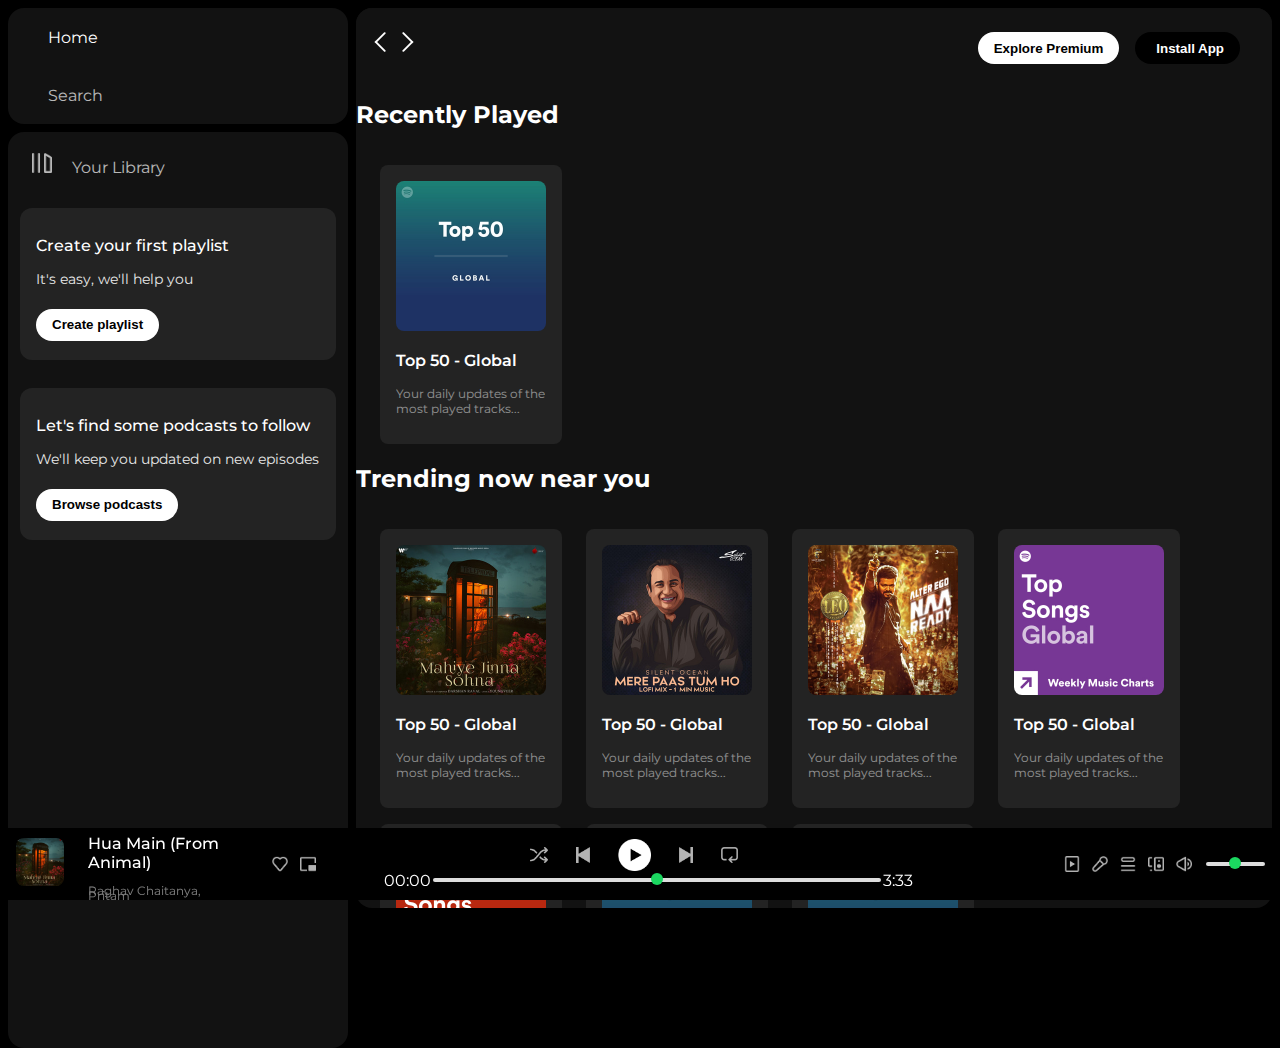
<file: index.html>
<!DOCTYPE html>
<html lang="en">
  <head>
    <meta charset="UTF-8" />
    <meta name="viewport" content="width=device-width, initial-scale=1.0" />
    <link
      rel="stylesheet"
      href="https://cdnjs.cloudflare.com/ajax/libs/font-awesome/6.5.1/css/all.min.css"
      integrity="sha512-DTOQO9RWCH3ppGqcWaEA1BIZOC6xxalwEsw9c2QQeAIftl+Vegovlnee1c9QX4TctnWMn13TZye+giMm8e2LwA=="
      crossorigin="anonymous"
      referrerpolicy="no-referrer"
    />
    <link rel="icon" href="./Assets/logo.png" />
    <title>Spotify - Web Player: Music for everyone</title>
    <link rel="preconnect" href="https://fonts.googleapis.com" />
    <link rel="preconnect" href="https://fonts.gstatic.com" crossorigin />
    <link
      href="https://fonts.googleapis.com/css2?family=Clicker+Script&family=Fredericka+the+Great&family=Great+Vibes&family=IM+Fell+Great+Primer&family=Montserrat:wght@300;400;500;600;700&family=Poppins:wght@200;300;400;500;600&family=Roboto:wght@300&display=swap"
      rel="stylesheet"
    />
    <link rel="stylesheet" href="style.css" />
  </head>
  <body>
    <div class="main">
      <div class="sidebar">
        <div class="nav">
          <div class="nav-option" style="opacity: 1;">
          <i class="fa-solid fa-house"></i>
          <a href="#">Home</a>
        </div>
        <div class="nav-option">
          <i class="fa-solid fa-magnifying-glass"></i>
          <a href="#">Search</a>
        </div>
        </div>

        <div class="library">
          <div class="options">
            <div class="lib-option nav-option">
            <img src="./Assets/library_icon.png" alt="library_icon">
            <a href="#">Your Library</a>
          </div>

          <div class="icons">
            <i class="fa-solid fa-plus"></i>
            <i class="fa-solid fa-arrow-right"></i>
          </div>
          </div>

          <div class="lib-box">
            <div class="box">
              <p class="box-p1">Create your first playlist</p>
              <p class="box-p2">It's easy, we'll help you</p>
              <button class="badge">Create playlist</button>
            </div>

            <div class="box">
              <p class="box-p1">Let's find some podcasts to follow</p>
              <p class="box-p2">We'll keep you updated on new episodes</p>
              <button class="badge">Browse podcasts</button>
            </div>
          </div>

        </div>
      </div>

          <div class="main-content">
      <div class="sticky-nav">
        <div class="sticky-nav-icons">
          <img src="./Assets/backward_icon.png" alt="backward_icon">
          <img src="./Assets/forward_icon.png" alt="forward_icon" class="hide">
        </div>

        <div class="sticky-nav-options">
          <button class="badge nav-item hide">Explore Premium</button>
          <button class="badge nav-item dark-badge"><i class="fa-regular fa-circle-down" style="margin-right: 5px;"></i>Install App</button>
          <i class="fa-regular fa-user nav-item"></i>
        </div>

      </div>

      <h2>Recently Played</h2>
      <div class="cards-container">
        <div class="card">
          <img src="./Assets/card1img.jpeg" alt="card1img" class="card-img">
          <p class="card-title">Top 50 - Global</p>
          <p class="card-info">Your daily updates of the most played tracks...</p>
        </div>
      </div>

      <h2>Trending now near you</h2>
      <div class="cards-container">
        <div class="card">
          <img src="./Assets/card2img.jpeg" alt="card2img" class="card-img">
          <p class="card-title">Top 50 - Global</p>
          <p class="card-info">Your daily updates of the most played tracks...</p>
        </div>
        <div class="card">
          <img src="./Assets/card3img.jpeg" alt="card3img" class="card-img">
          <p class="card-title">Top 50 - Global</p>
          <p class="card-info">Your daily updates of the most played tracks...</p>
        </div>
        <div class="card">
          <img src="./Assets/card4img.jpeg" alt="card4img" class="card-img">
          <p class="card-title">Top 50 - Global</p>
          <p class="card-info">Your daily updates of the most played tracks...</p>
        </div>
        <div class="card">
          <img src="./Assets/card5img.jpeg" alt="card5img" class="card-img">
          <p class="card-title">Top 50 - Global</p>
          <p class="card-info">Your daily updates of the most played tracks...</p>
        </div>
        <div class="card">
          <img src="./Assets/card6img.jpeg" alt="card6img" class="card-img">
          <p class="card-title">Top 50 - Global</p>
          <p class="card-info">Your daily updates of the most played tracks...</p>
        </div>
        <div class="card">
          <img src="./Assets/card1img.jpeg" alt="card1img" class="card-img">
          <p class="card-title">Top 50 - Global</p>
          <p class="card-info">Your daily updates of the most played tracks...</p>
        </div>
        <div class="card">
          <img src="./Assets/card1img.jpeg" alt="card1img" class="card-img">
          <p class="card-title">Top 50 - Global</p>
          <p class="card-info">Your daily updates of the most played tracks...</p>
        </div>
      </div>

      <h2>Featured Charts</h2>
      <div class="cards-container">
        <div class="card">
          <img src="./Assets/card5img.jpeg" alt="card1img" class="card-img">
          <p class="card-title">Top Songs - Global</p>
          <p class="card-info">Your daily updates of the most played tracks...</p>
        </div>
        <div class="card">
          <img src="./Assets/card6img.jpeg" alt="card1img" class="card-img">
          <p class="card-title">Top Songs - India</p>
          <p class="card-info">Your daily updates of the most played tracks...</p>
        </div>
        <div class="card">
          <img src="./Assets/card1img.jpeg" alt="card1img" class="card-img">
          <p class="card-title">Top 50 - Global</p>
          <p class="card-info">Your daily updates of the most played tracks...</p>
        </div>
      </div>
      <div class="footer">
        <div class="line"></div>
      </div>

    </div>

      <div class="music-player">
        <div class="album">
          <div class="song-img">
            <img src="./Assets/card2img.jpeg">
          </div>

          <div class="song-info">
            <p class="song-title">Hua Main (From Animal)</p>
            <p class="singer-info">Raghav Chaitanya, Pritam</p>
          </div>

          <div class="song-icon">
            <img src="./Assets/like.png">
            <img src="./Assets/mini_player.png">
          </div>
        </div>

        <div class="player">
          <div class="player-controls">
            <img src="./Assets/player_icon1.png" alt="player_icon1" class="player-control-icon">
            <img src="./Assets/player_icon2.png" alt="player_icon2" class="player-control-icon">
            <img src="./Assets/player_icon3.png" alt="player_icon3" class="player-control-icon" style="opacity: 1; height: 2rem;">
            <img src="./Assets/player_icon4.png" alt="player_icon4" class="player-control-icon">
            <img src="./Assets/player_icon5.png" alt="player_icon5" class="player-control-icon">
          </div>

          <div class="playback-bar">
            <span class="curr-time">00:00</span>
            <input type="range" min="0" max="100" class="progress-bar" step="1">
            <span class="tol-time">3:33</span>
          </div>
        </div>

        <div class="controls">
          <div class="controls-view">
            <div class="view-icon">
              <img src="./Assets/video.png">
              <img src="./Assets/lyrics.png">
              <img src="./Assets/music_queue.png">
              <img src="./Assets/device_connect.png">
            </div>

            <div class="view-vol">
              <img src="./Assets/sound.png">
              <span><input type="range" min="0" max="100" class="progress-bar volumn" step="1"></span>
            </div>
          </div>
        </div>
      </div>

      </div>
    </div>
  </body>
</html>
</file>
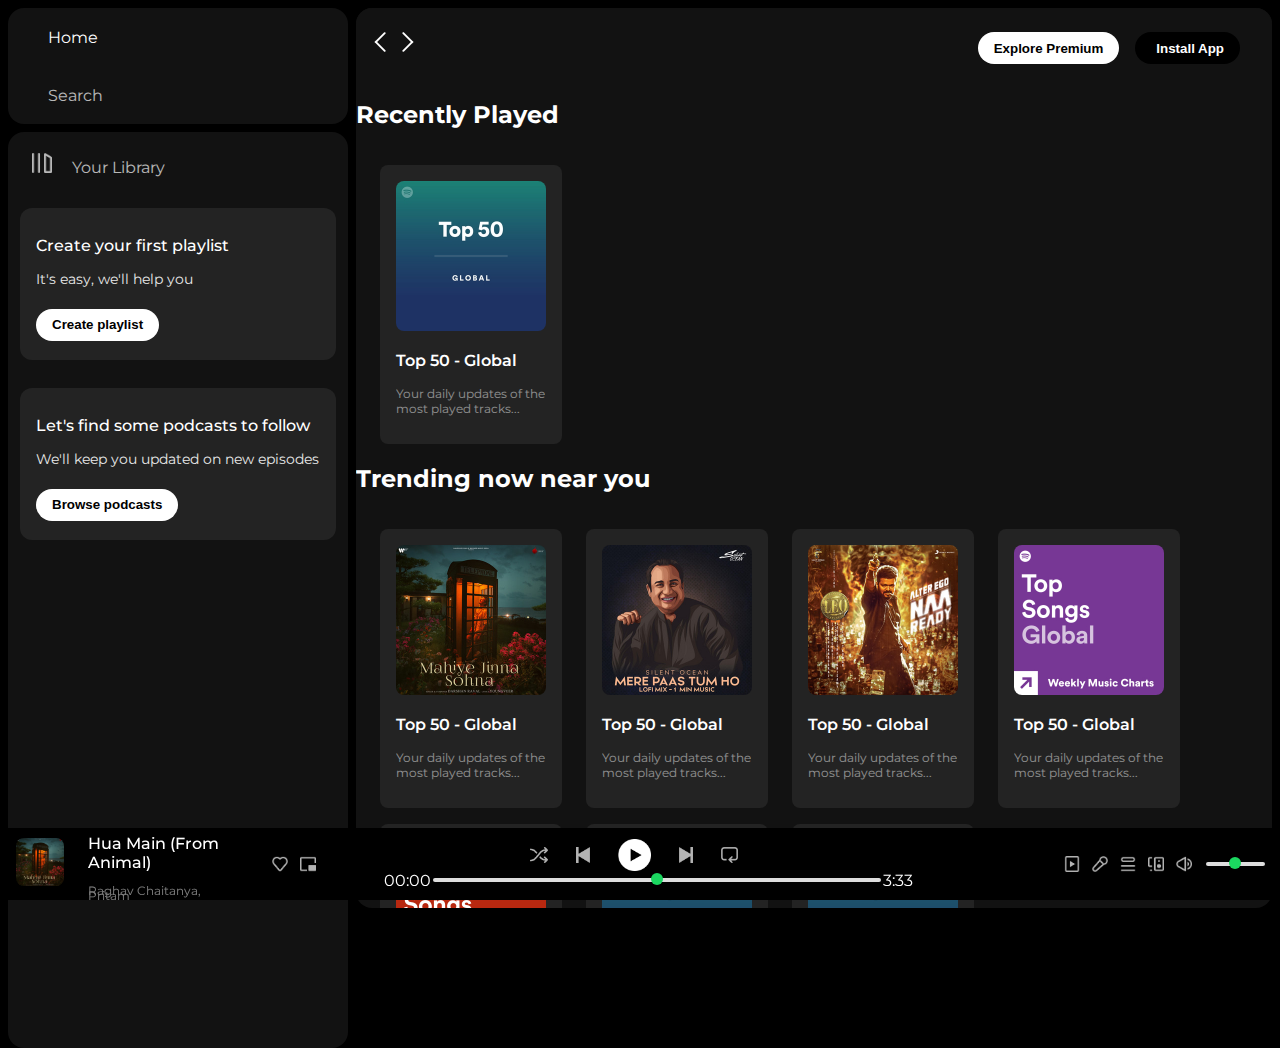
<file: spotify.html>
<!DOCTYPE html>
<html lang="en">
  <head>
    <meta charset="UTF-8" />
    <meta name="viewport" content="width=device-width, initial-scale=1.0" />
    <link
      rel="stylesheet"
      href="https://cdnjs.cloudflare.com/ajax/libs/font-awesome/6.5.1/css/all.min.css"
      integrity="sha512-DTOQO9RWCH3ppGqcWaEA1BIZOC6xxalwEsw9c2QQeAIftl+Vegovlnee1c9QX4TctnWMn13TZye+giMm8e2LwA=="
      crossorigin="anonymous"
      referrerpolicy="no-referrer"
    />
    <link rel="icon" href="./Assets/logo.png" />
    <title>Spotify - Web Player: Music for everyone</title>
    <link rel="preconnect" href="https://fonts.googleapis.com" />
    <link rel="preconnect" href="https://fonts.gstatic.com" crossorigin />
    <link
      href="https://fonts.googleapis.com/css2?family=Clicker+Script&family=Fredericka+the+Great&family=Great+Vibes&family=IM+Fell+Great+Primer&family=Montserrat:wght@300;400;500;600;700&family=Poppins:wght@200;300;400;500;600&family=Roboto:wght@300&display=swap"
      rel="stylesheet"
    />
    <link rel="stylesheet" href="spotify.css" />
  </head>
  <body>
    <div class="main">
      <div class="sidebar">
        <div class="nav">
          <div class="nav-option" style="opacity: 1;">
          <i class="fa-solid fa-house"></i>
          <a href="#">Home</a>
        </div>
        <div class="nav-option">
          <i class="fa-solid fa-magnifying-glass"></i>
          <a href="#">Search</a>
        </div>
        </div>

        <div class="library">
          <div class="options">
            <div class="lib-option nav-option">
            <img src="./Assets/library_icon.png" alt="library_icon">
            <a href="#">Your Library</a>
          </div>

          <div class="icons">
            <i class="fa-solid fa-plus"></i>
            <i class="fa-solid fa-arrow-right"></i>
          </div>
          </div>

          <div class="lib-box">
            <div class="box">
              <p class="box-p1">Create your first playlist</p>
              <p class="box-p2">It's easy, we'll help you</p>
              <button class="badge">Create playlist</button>
            </div>

            <div class="box">
              <p class="box-p1">Let's find some podcasts to follow</p>
              <p class="box-p2">We'll keep you updated on new episodes</p>
              <button class="badge">Browse podcasts</button>
            </div>
          </div>

        </div>
      </div>

          <div class="main-content">
      <div class="sticky-nav">
        <div class="sticky-nav-icons">
          <img src="./Assets/backward_icon.png" alt="backward_icon">
          <img src="./Assets/forward_icon.png" alt="forward_icon" class="hide">
        </div>

        <div class="sticky-nav-options">
          <button class="badge nav-item hide">Explore Premium</button>
          <button class="badge nav-item dark-badge"><i class="fa-regular fa-circle-down" style="margin-right: 5px;"></i>Install App</button>
          <i class="fa-regular fa-user nav-item"></i>
        </div>

      </div>

      <h2>Recently Played</h2>
      <div class="cards-container">
        <div class="card">
          <img src="./Assets/card1img.jpeg" alt="card1img" class="card-img">
          <p class="card-title">Top 50 - Global</p>
          <p class="card-info">Your daily updates of the most played tracks...</p>
        </div>
      </div>

      <h2>Trending now near you</h2>
      <div class="cards-container">
        <div class="card">
          <img src="./Assets/card2img.jpeg" alt="card2img" class="card-img">
          <p class="card-title">Top 50 - Global</p>
          <p class="card-info">Your daily updates of the most played tracks...</p>
        </div>
        <div class="card">
          <img src="./Assets/card3img.jpeg" alt="card3img" class="card-img">
          <p class="card-title">Top 50 - Global</p>
          <p class="card-info">Your daily updates of the most played tracks...</p>
        </div>
        <div class="card">
          <img src="./Assets/card4img.jpeg" alt="card4img" class="card-img">
          <p class="card-title">Top 50 - Global</p>
          <p class="card-info">Your daily updates of the most played tracks...</p>
        </div>
        <div class="card">
          <img src="./Assets/card5img.jpeg" alt="card5img" class="card-img">
          <p class="card-title">Top 50 - Global</p>
          <p class="card-info">Your daily updates of the most played tracks...</p>
        </div>
        <div class="card">
          <img src="./Assets/card6img.jpeg" alt="card6img" class="card-img">
          <p class="card-title">Top 50 - Global</p>
          <p class="card-info">Your daily updates of the most played tracks...</p>
        </div>
        <div class="card">
          <img src="./Assets/card1img.jpeg" alt="card1img" class="card-img">
          <p class="card-title">Top 50 - Global</p>
          <p class="card-info">Your daily updates of the most played tracks...</p>
        </div>
        <div class="card">
          <img src="./Assets/card1img.jpeg" alt="card1img" class="card-img">
          <p class="card-title">Top 50 - Global</p>
          <p class="card-info">Your daily updates of the most played tracks...</p>
        </div>
      </div>

      <h2>Featured Charts</h2>
      <div class="cards-container">
        <div class="card">
          <img src="./Assets/card5img.jpeg" alt="card1img" class="card-img">
          <p class="card-title">Top Songs - Global</p>
          <p class="card-info">Your daily updates of the most played tracks...</p>
        </div>
        <div class="card">
          <img src="./Assets/card6img.jpeg" alt="card1img" class="card-img">
          <p class="card-title">Top Songs - India</p>
          <p class="card-info">Your daily updates of the most played tracks...</p>
        </div>
        <div class="card">
          <img src="./Assets/card1img.jpeg" alt="card1img" class="card-img">
          <p class="card-title">Top 50 - Global</p>
          <p class="card-info">Your daily updates of the most played tracks...</p>
        </div>
      </div>
      <div class="footer">
        <div class="line"></div>
      </div>

    </div>

      <div class="music-player">
        <div class="album">
          <div class="song-img">
            <img src="./Assets/card2img.jpeg">
          </div>

          <div class="song-info">
            <p class="song-title">Hua Main (From Animal)</p>
            <p class="singer-info">Raghav Chaitanya, Pritam</p>
          </div>

          <div class="song-icon">
            <img src="./Assets/like.png">
            <img src="./Assets/mini_player.png">
          </div>
        </div>

        <div class="player">
          <div class="player-controls">
            <img src="./Assets/player_icon1.png" alt="player_icon1" class="player-control-icon">
            <img src="./Assets/player_icon2.png" alt="player_icon2" class="player-control-icon">
            <img src="./Assets/player_icon3.png" alt="player_icon3" class="player-control-icon" style="opacity: 1; height: 2rem;">
            <img src="./Assets/player_icon4.png" alt="player_icon4" class="player-control-icon">
            <img src="./Assets/player_icon5.png" alt="player_icon5" class="player-control-icon">
          </div>

          <div class="playback-bar">
            <span class="curr-time">00:00</span>
            <input type="range" min="0" max="100" class="progress-bar" step="1">
            <span class="tol-time">3:33</span>
          </div>
        </div>

        <div class="controls">
          <div class="controls-view">
            <div class="view-icon">
              <img src="./Assets/video.png">
              <img src="./Assets/lyrics.png">
              <img src="./Assets/music_queue.png">
              <img src="./Assets/device_connect.png">
            </div>

            <div class="view-vol">
              <img src="./Assets/sound.png">
              <span><input type="range" min="0" max="100" class="progress-bar volumn" step="1"></span>
            </div>
          </div>
        </div>
      </div>

      </div>
    </div>
  </body>
</html>
</file>
<file: style.css>
body {
  font-family: 'Montserrat', sans-serif;
  margin: 0;
  background-color: #000000;
  color: #ffffff;
  overflow: hidden;
}

.main {
  display: flex;
  height: 100vh;
  padding: 0.5rem;
}

.sidebar {
  background-color: #000000;
  width: 340px;
  border-radius: 1rem;
  /*16px*/
  margin-right: 0.5rem;
}

.main-content {
  background-color: #121212;
  flex: 1;
  border-radius: 1rem;
  overflow: auto;
  pad: 0 1.5rem 0 1.5rem;
}

.music-player {
  background-color: #000000;
  position: fixed;
  width: 100%;
  height: 72px;
  bottom: 0;
}

a {
  text-decoration: none;
  color: #ffffff;
}

.nav {
  background-color: #121212;
  border-radius: 1rem;
  display: flex;
  flex-direction: column;
  justify-content: center;
  height: 100px;
  padding: 0.5rem 0.75rem;
}

.nav-option {
  line-height: 2.5rem;
  opacity: 0.7;
  padding: 0.5rem 0.75rem;
}

.nav-option:hover {
  opacity: 1;
}

.nav-option i {
  font-size: 1.25rem;
}

.nav-option a {
  font-size: 1rem;
  margin-left: 1rem;
}

.library {
  background-color: #121212;
  border-radius: 1rem;
  height: 100%;
  margin-top: 0.5rem;
  padding: 0.5rem 0.75rem;
}

.options {
  display: flex;
  justify-content: space-between;
  align-items: center;
}

.options img {
  width: 1.25rem;
  height: 1.25rem;
}

.icons {
  font-size: 1.25rem;
  opacity: 0.7;
  margin-right: 1rem;
  display: flex;
}

.icons i {
  opacity: 0.7;
  margin-right: 1rem;
}

.icons i:hover {
  opacity: 1;
}

.box {
  background-color: #232323;
  height: 8rem;
  border-radius: 0.75rem;
  margin: 0.75rem 0 1.75rem 0;
  padding: 0.75rem 1rem;
}

.box-p1 {
  font-size: 1rem;
  font-weight: 500;
}

.box-p2 {
  font-size: 0.85rem;
  opacity: 0.9;
}

.badge {
  background-color: #ffffff;
  border: none;
  border-radius: 100px;
  padding: 0.25rem 1rem;
  font-weight: 700;
  margin-top: 0.5rem;
  height: 2rem;
  width: fit-content;
}

.dark-badge {
  background-color: #000000;
  color: #ffffff;
}

.sticky-nav {
  position: sticky;
  top: 0;
  background-color: #121212;
  display: flex;
  justify-content: space-between;
  align-items: center;
  padding: 1rem 0 1rem 0;
  z-index: 10;
}

.sticky-nav-icons {
  margin-left: 0.75rem;
}

.sticky-nav-options {
  display: flex;
  justify-content: center;
  align-items: center;
}

.nav-item {
  margin-right: 1rem;
}

@media (max-width: 1000px) {
  .hide {
    display: none;
  }

}

.card {
  background-color: #232323;
  width: 150px;
  border-radius: 0.5rem;
  padding: 1rem;
  margin-left: 1.5rem;
  margin-top: 1rem;
}

.cards-container {
  display: flex;
  flex-wrap: wrap;
}

.card-img {
  width: 100%;
  border-radius: 0.5rem;
}

.card-title {
  font-weight: 600;
}

.card-info {
  font-size: 0.75rem;
  opacity: 0.5;
}

.footer {
  height: 250px;
  display: flex;
  align-items: center;
  justify-content: center;
}

.line {
  width: 90%;
  height: 30%;
  border-top: 1px solid #ffffff;
  opacity: 0.4;
}

.music-player {
  display: flex;
  justify-content: space-between;
  align-items: center;
}

.album {
  width: 25%;
  /* background-color: pink; */
  display: flex;
  align-items: center;
  padding-left: -1rem;
}

.song-img {
  margin-left: 0.5rem;
}

.song-img img {
  height: 3rem;
  border-radius: 0.5rem;
}

.song-info {
  margin-left: 0.5rem;
  align-items: center;
  flex-wrap: wrap;
  margin-right: 1rem;
  padding: 1rem;
}

.song-title {
  font-weight: 500;
  margin-bottom: rem;
  align-items: center;
}

.singer-info {
  font-size: 0.75rem;
  opacity: 0.5;
  line-height: 5px;
}

.song-icon {
  display: flex;
  align-items: center;
}

.song-icon img {
  height: 1rem;
  margin-right: 0.75rem;
  opacity: 0.7;
}

.song-icon img:hover {
  opacity: 1;
}

.player {
  width: 50%;
}

.player-controls {
  display: flex;
  justify-content: center;
  align-items: center;
}

.player-control-icon {
  height: 1rem;
  margin-right: 1.75rem;
  opacity: 0.7;
}

.player-control-icon:hover {
  opacity: 1;
}

.playback-bar {
  display: flex;
  justify-content: center;
  align-items: center;
}

.progress-bar {
  width: 70%;
  appearance: none;
  background-color: transparent;
  cursor: pointer;
}

.progress-bar::-webkit-slider-runnable-track {
  background-color: #ddd;
  border-radius: 100px;
  height: 0.2rem;
}

.progress-bar::-webkit-slider-thumb {
  appearance: none;
  height: 0.75rem;
  width: 0.75rem;
  background-color: #1bd760;
  border-radius: 50%;
  margin-top: -5px;
}

.controls {
  width: 25%;
}

.controls-view {
  display: flex;
  align-items: center;
}

.view-icon {
  display: flex;
  align-items: center;
  padding-left: 6rem;
}

.view-icon img {
  height: 1rem;
  opacity: 0.7;
  margin-right: 0.75rem;
}

.view-icon img:hover {
  opacity: 1;
}

.view-vol {
  display: flex;
  align-items: center;
}

.view-vol img {
  height: 1rem;
  opacity: 0.7;
  margin-right: 0.75rem;
}

.view-vol span {
  display: flex;
}

.view-vol img:hover {
  opacity: 1;
}
</file>
<file: spotify.css>
body {
  font-family: 'Montserrat', sans-serif;
  margin: 0;
  background-color: #000000;
  color: #ffffff;
  overflow: hidden;
}

.main {
  display: flex;
  height: 100vh;
  padding: 0.5rem;
}

.sidebar {
  background-color: #000000;
  width: 340px;
  border-radius: 1rem;
  /*16px*/
  margin-right: 0.5rem;
}

.main-content {
  background-color: #121212;
  flex: 1;
  border-radius: 1rem;
  overflow: auto;
  pad: 0 1.5rem 0 1.5rem;
}

.music-player {
  background-color: #000000;
  position: fixed;
  width: 100%;
  height: 72px;
  bottom: 0;
}

a {
  text-decoration: none;
  color: #ffffff;
}

.nav {
  background-color: #121212;
  border-radius: 1rem;
  display: flex;
  flex-direction: column;
  justify-content: center;
  height: 100px;
  padding: 0.5rem 0.75rem;
}

.nav-option {
  line-height: 2.5rem;
  opacity: 0.7;
  padding: 0.5rem 0.75rem;
}

.nav-option:hover {
  opacity: 1;
}

.nav-option i {
  font-size: 1.25rem;
}

.nav-option a {
  font-size: 1rem;
  margin-left: 1rem;
}

.library {
  background-color: #121212;
  border-radius: 1rem;
  height: 100%;
  margin-top: 0.5rem;
  padding: 0.5rem 0.75rem;
}

.options {
  display: flex;
  justify-content: space-between;
  align-items: center;
}

.options img {
  width: 1.25rem;
  height: 1.25rem;
}

.icons {
  font-size: 1.25rem;
  opacity: 0.7;
  margin-right: 1rem;
  display: flex;
}

.icons i {
  opacity: 0.7;
  margin-right: 1rem;
}

.icons i:hover {
  opacity: 1;
}

.box {
  background-color: #232323;
  height: 8rem;
  border-radius: 0.75rem;
  margin: 0.75rem 0 1.75rem 0;
  padding: 0.75rem 1rem;
}

.box-p1 {
  font-size: 1rem;
  font-weight: 500;
}

.box-p2 {
  font-size: 0.85rem;
  opacity: 0.9;
}

.badge {
  background-color: #ffffff;
  border: none;
  border-radius: 100px;
  padding: 0.25rem 1rem;
  font-weight: 700;
  margin-top: 0.5rem;
  height: 2rem;
  width: fit-content;
}

.dark-badge {
  background-color: #000000;
  color: #ffffff;
}

.sticky-nav {
  position: sticky;
  top: 0;
  background-color: #121212;
  display: flex;
  justify-content: space-between;
  align-items: center;
  padding: 1rem 0 1rem 0;
  z-index: 10;
}

.sticky-nav-icons {
  margin-left: 0.75rem;
}

.sticky-nav-options {
  display: flex;
  justify-content: center;
  align-items: center;
}

.nav-item {
  margin-right: 1rem;
}

@media (max-width: 1000px) {
  .hide {
    display: none;
  }

}

.card {
  background-color: #232323;
  width: 150px;
  border-radius: 0.5rem;
  padding: 1rem;
  margin-left: 1.5rem;
  margin-top: 1rem;
}

.cards-container {
  display: flex;
  flex-wrap: wrap;
}

.card-img {
  width: 100%;
  border-radius: 0.5rem;
}

.card-title {
  font-weight: 600;
}

.card-info {
  font-size: 0.75rem;
  opacity: 0.5;
}

.footer {
  height: 250px;
  display: flex;
  align-items: center;
  justify-content: center;
}

.line {
  width: 90%;
  height: 30%;
  border-top: 1px solid #ffffff;
  opacity: 0.4;
}

.music-player {
  display: flex;
  justify-content: space-between;
  align-items: center;
}

.album {
  width: 25%;
  /* background-color: pink; */
  display: flex;
  align-items: center;
  padding-left: -1rem;
}

.song-img {
  margin-left: 0.5rem;
}

.song-img img {
  height: 3rem;
  border-radius: 0.5rem;
}

.song-info {
  margin-left: 0.5rem;
  align-items: center;
  flex-wrap: wrap;
  margin-right: 1rem;
  padding: 1rem;
}

.song-title {
  font-weight: 500;
  margin-bottom: rem;
  align-items: center;
}

.singer-info {
  font-size: 0.75rem;
  opacity: 0.5;
  line-height: 5px;
}

.song-icon {
  display: flex;
  align-items: center;
}

.song-icon img {
  height: 1rem;
  margin-right: 0.75rem;
  opacity: 0.7;
}

.song-icon img:hover {
  opacity: 1;
}

.player {
  width: 50%;
}

.player-controls {
  display: flex;
  justify-content: center;
  align-items: center;
}

.player-control-icon {
  height: 1rem;
  margin-right: 1.75rem;
  opacity: 0.7;
}

.player-control-icon:hover {
  opacity: 1;
}

.playback-bar {
  display: flex;
  justify-content: center;
  align-items: center;
}

.progress-bar {
  width: 70%;
  appearance: none;
  background-color: transparent;
  cursor: pointer;
}

.progress-bar::-webkit-slider-runnable-track {
  background-color: #ddd;
  border-radius: 100px;
  height: 0.2rem;
}

.progress-bar::-webkit-slider-thumb {
  appearance: none;
  height: 0.75rem;
  width: 0.75rem;
  background-color: #1bd760;
  border-radius: 50%;
  margin-top: -5px;
}

.controls {
  width: 25%;
}

.controls-view {
  display: flex;
  align-items: center;
}

.view-icon {
  display: flex;
  align-items: center;
  padding-left: 6rem;
}

.view-icon img {
  height: 1rem;
  opacity: 0.7;
  margin-right: 0.75rem;
}

.view-icon img:hover {
  opacity: 1;
}

.view-vol {
  display: flex;
  align-items: center;
}

.view-vol img {
  height: 1rem;
  opacity: 0.7;
  margin-right: 0.75rem;
}

.view-vol span {
  display: flex;
}

.view-vol img:hover {
  opacity: 1;
}
</file>
